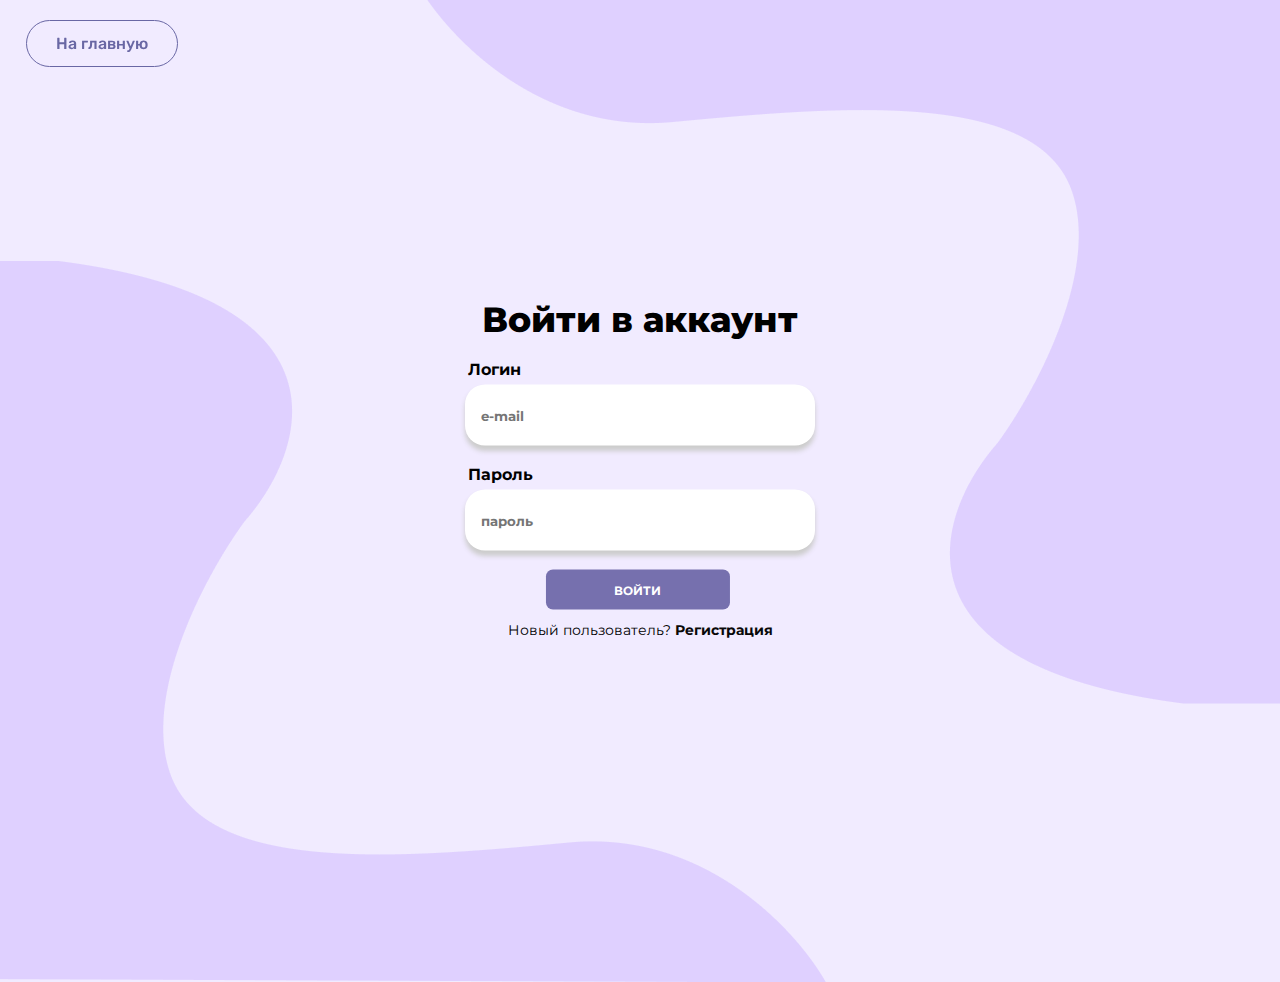
<file: log-in.html>
<!DOCTYPE html>
<html lang="en-ru">
  <head>
    <meta charset="UTF-8" />
    <meta name="viewport" content="width=device-width, initial-scale=1.0" />
    <link rel="stylesheet" href="log-in.css" />
    <title>Войти в аккаунт</title>
  </head>
  <body>
    <button class="to-main-btn" onclick="document.location='index.html'">
      На главную
    </button>
    <div class="login-container">
      <h1>Войти в аккаунт</h1>
      <form action="log-in" method="get">
        <label for="username">Логин</label>
        <input type="text" placeholder="e-mail" required />
        <br />
        <label for="password">Пароль</label>
        <input type="password" placeholder="пароль" required />
        <br />
        <button type="submit" class="submit" onclick="document.location='scedule.html'">Войти</button>
      </form>
      <p class="new-user">Новый пользователь? <a href="registration.html">Регистрация</a></p>
    </div>
    <div class="background">
      <img src="media/log-in-up.png" alt="up-img">
      <img src="media/log-in-down.png" alt="down-img">
    </div>
  </body>
</html>
</file>
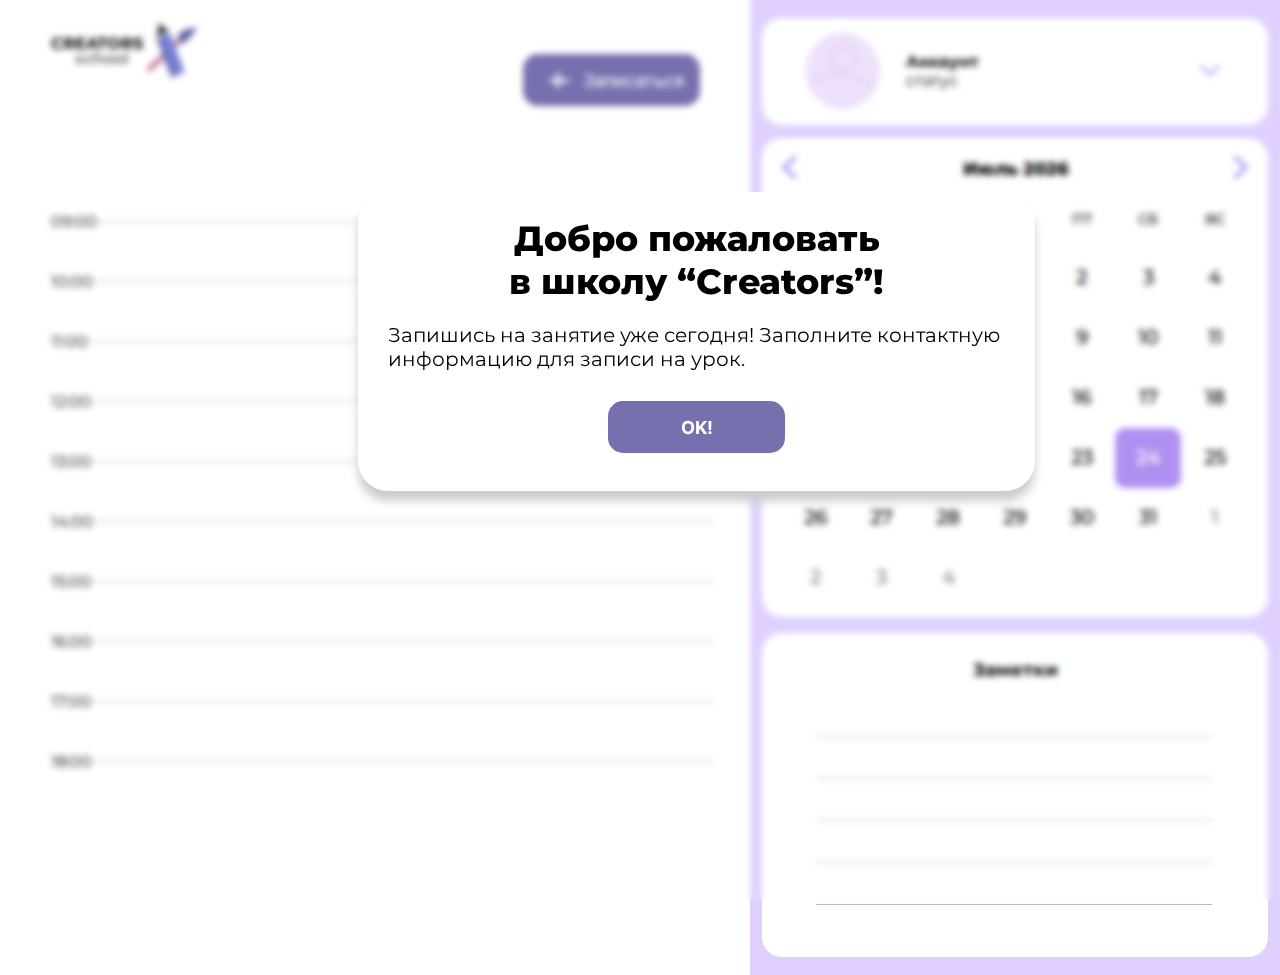
<file: new-user.html>
<!DOCTYPE html>
<html lang="en-ru">
  <head>
    <meta charset="UTF-8" />
    <meta name="viewport" content="width=device-width, initial-scale=1.0" />
    <link rel="stylesheet" href="new-user.css" />
    <title>Расписание</title>
  </head>
  <body>
    <div class="container">
      <main class="main">
        <div class="main-head">
          <a href="index.html" class="to-main">
            <div class="header-top__logo">
              <div class="logo-text">
                <span class="uppercase">Creators</span>
                <span class="school">school</span>
              </div>
              <img src="media/криэйторс 1.svg" alt="creators-logo" />
            </div>
          </a>
          <button class="get-lesson">
            <div class="plus">
              <div class="plus__dash1"></div>
              <div class="plus__dash2"></div>
            </div>
            <span>Записаться</span>
          </button>
        </div>
        <div class="times">
          <div class="times__time">
            <span>09:00</span>
            <div class="long-dash"></div>
          </div>
          <div class="times__time">
            <span>10:00</span>
            <div class="long-dash"></div>
          </div>
          <div class="times__time">
            <span>11:00</span>
            <div class="long-dash"></div>
          </div>
          <div class="times__time">
            <span>12:00</span>
            <div class="long-dash"></div>
          </div>
          <div class="times__time">
            <span>13:00</span>
            <div class="long-dash"></div>
          </div>
          <div class="times__time">
            <span>14:00</span>
            <div class="long-dash"></div>
          </div>
          <div class="times__time">
            <span>15:00</span>
            <div class="long-dash"></div>
          </div>
          <div class="times__time">
            <span>16:00</span>
            <div class="long-dash"></div>
          </div>
          <div class="times__time">
            <span>17:00</span>
            <div class="long-dash"></div>
          </div>
          <div class="times__time">
            <span>18:00</span>
            <div class="long-dash"></div>
          </div>
        </div>
      </main>
      <aside class="aside">
        <div class="account">
          <div class="account__info">
            <img src="media/Group 1269.svg" alt="account-icon" />
            <div class="account__text">
              <span class="bold">Аккаунт</span>
              <span>статус</span>
            </div>
          </div>
          <button class="expand">
            <img src="media/Expand.svg" alt="expand-icon" />
          </button>
        </div>
        <div class="aside-exit">
          <button class="aside-exit__btn" onclick="document.location='log-in.html'">
            <img src="media/home-icon.svg" alt="home-icon" class="aside-exit__img">
            <span class="aside-exit__text">Выйти из аккаунта</span>
          </button>
        </div>
        <div class="calendar">
          <div class="calendar__container">
            <div class="calendar__header">
              <button id="prev">
                <img src="media/angle-left.svg" alt="left-icon" class="left" />
              </button>
              <p class="calendar__current-date"></p>
              <button id="next">
                <img src="media/angle-right.svg" alt="right-icon" class="right" />
              </button>
            </div>
            <div class="calendar__body">
              <ul class="weeks">
                <li>ПН</li>
                <li>ВТ</li>
                <li>СР</li>
                <li>ЧТ</li>
                <li>ПТ</li>
                <li>СБ</li>
                <li>ВС</li>
              </ul>
              <ul class="days">
                
              </ul>
            </div>
          </div>
        </div>
        <div class="notes">
          <h2>Заметки</h2>
          <div class="notes__dash"></div>
          <div class="notes__dash"></div>
          <div class="notes__dash"></div>
          <div class="notes__dash"></div>
          <div class="notes__dash"></div>
        </div>
      </aside>
    </div>
    <section class="modal-open">
      <div class="modal-open__content">
        <h2 class="modal-open__title">
          Добро пожаловать <br />
          в школу “Creators”!
        </h2>
        <p class="modal-open__text">
          Запишись на занятие уже сегодня! Заполните контактную информацию для
          записи на урок.
        </p>
        <button class="modal-open__btn">OK!</button>
      </div>
    </section>
    
    <section class="modal-form">
      <div class="modal-form__content">
        <button class="close__modal-form">X</button>
        <h3 class="modal-form__title">Запись на занятие</h3>
        <form action="" class="modal-form__form">
          <label for="first-name">Имя</label>
          <input type="text" name="first-name" placeholder="Иван" required />
          <label for="last-name">Фамилия</label>
          <input type="text" name="last-name" placeholder="Иванов" required />
          <label for="subject">Дисциплина</label>
          <select name="subject" id="subject-select" required>
            <option value="" class="subject-select__option">
              Выберите из списка
            </option>
            <option value="">FrontEnd</option>
            <option value="">UX Designer</option>
            <option value="">C# Backend</option>
            <option value="">Java Backend</option>
            <option value="">Data scientist</option>
          </select>
          <label for="datetime">Дата и время</label>
          <input
            type="text"
            name="datetime"
            placeholder="Выберите из списка"
            required
          />
          <label for="phone">Телефон</label>
          <input
            type="tel"
            id="phone"
            name="phone"
            placeholder="+375 *******"
            required
          />
          <button type="submit" class="submit-btn">Записаться</button>
        </form>
        <img src="media/Globe-books.svg" alt="modal-form__icon" class="modal-form__icon">
      </div>
    </section>
    <script src="new-user.js"></script>
  </body>
</html>
</file>
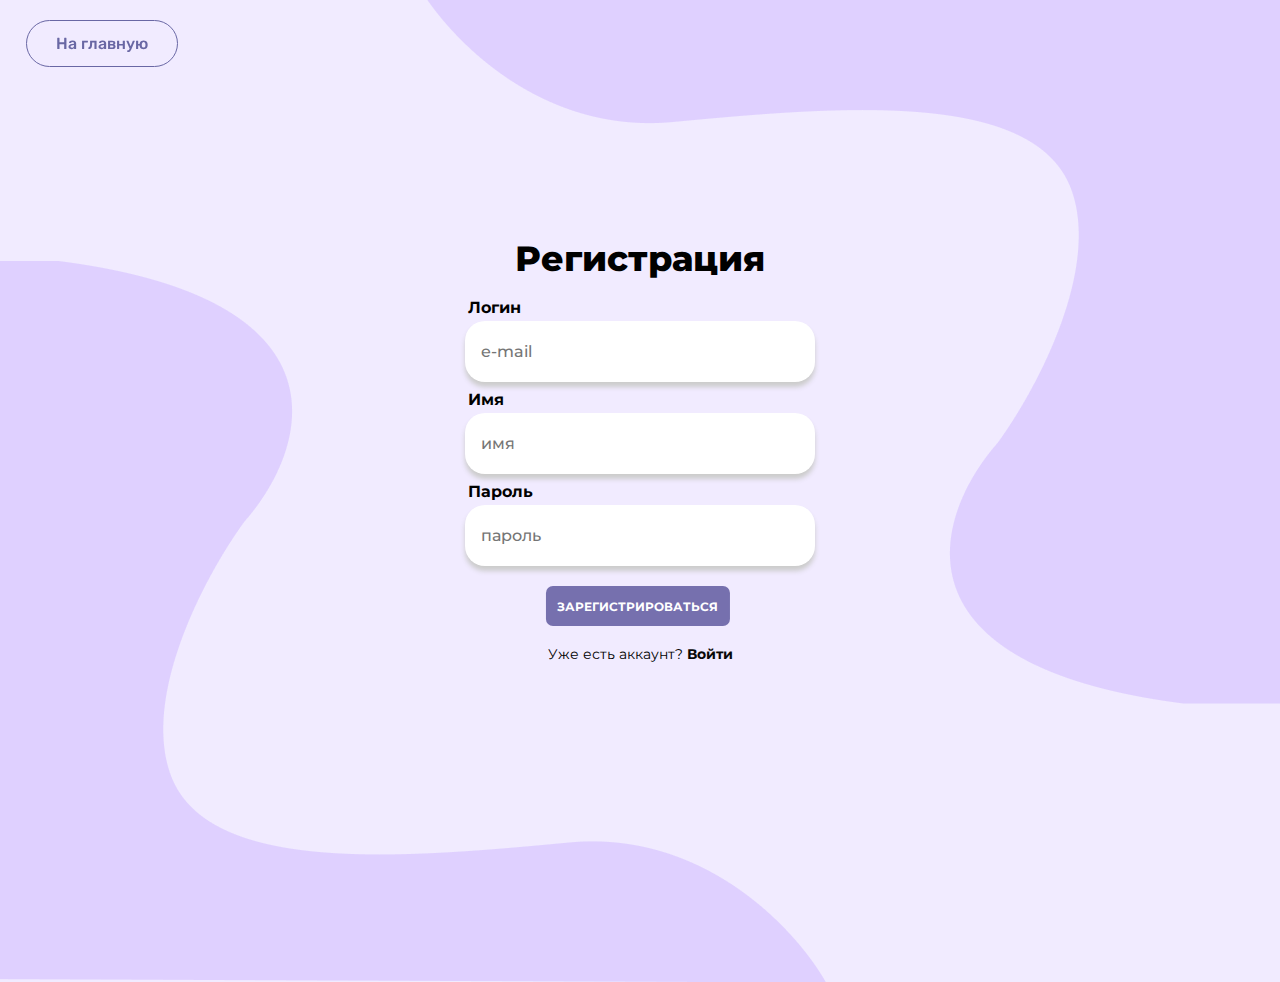
<file: registration.html>
<!DOCTYPE html>
<html lang="en-ru">
<head>
  <meta charset="UTF-8">
  <meta name="viewport" content="width=device-width, initial-scale=1.0">
  <link rel="stylesheet" href="registration.css">
  <title>Регистрация</title>
</head>
<body>
  <button class="to-main-btn" onclick="document.location='index.html'">На главную</button>
  <div class="register">
    <div class="container">
      <h1>Регистрация</h1>
      <form action="registration" method="get" class="registration">
        <label for="e-mail">Логин</label>
        <input type="text" class="e-mail" placeholder="e-mail" required id="e-mail">
        <br>
        <label for="name">Имя</label>
        <input type="text" class="name" required placeholder="имя" id="name">
        <br>
        <label for="password">Пароль</label>
        <input type="password" class="password" placeholder="пароль" required id="password">
        <br>
        <button class="btn-submit" type="submit" onclick="document.location='./new-user.html'">Зарегистрироваться</button>
      </form>
      <p class="already-have">Уже есть аккаунт? <a href="log-in.html">Войти</a></p>
    </div>
    <div class="background">
      <img src="media/log-in-up.png" alt="up-img">
      <img src="media/log-in-down.png" alt="down-img">
    </div>
  </div>
</body>
</html>
</file>
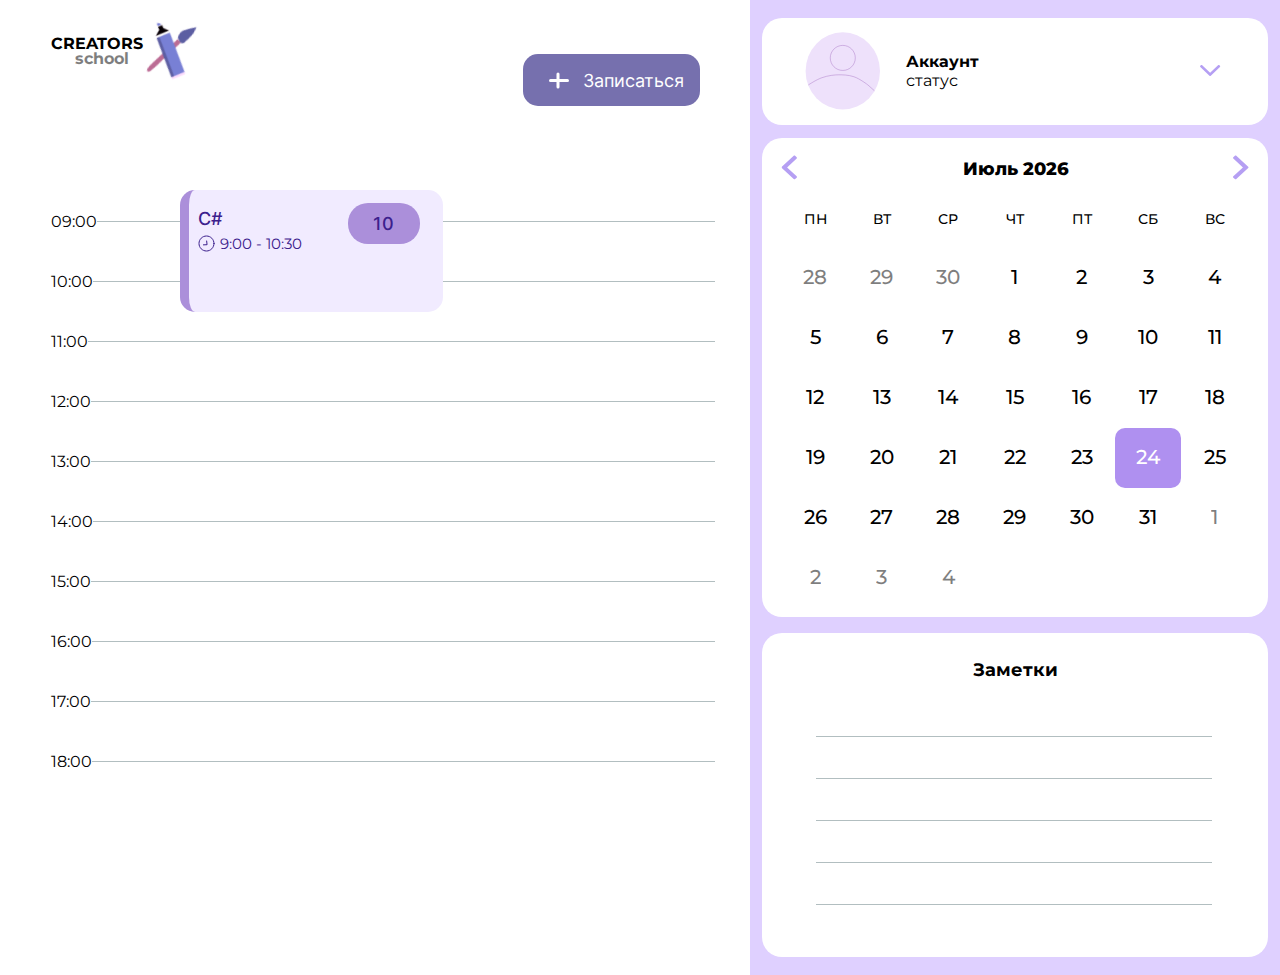
<file: scedule.html>
<!DOCTYPE html>
<html lang="en-ru">
  <head>
    <meta charset="UTF-8" />
    <meta name="viewport" content="width=device-width, initial-scale=1.0" />
    <link rel="stylesheet" href="scedule.css" />
    <title>Расписание</title>
  </head>
  <body>
    <div class="container">
      <main class="main">
        <div class="main-head">
          <a href="index.html" class="to-main">
            <div class="header-top__logo">
              <div class="logo-text">
                <span class="uppercase">Creators</span>
                <span class="school">school</span>
              </div>
              <img src="media/криэйторс 1.svg" alt="creators-logo" />
            </div>
          </a>
          <button class="get-lesson">
            <div class="plus">
              <div class="plus__dash1"></div>
              <div class="plus__dash2"></div>
            </div>
            <span>Записаться</span>
          </button>
        </div>
        <div class="times">
          <div class="times__time">
            <span>09:00</span>
            <div class="long-dash"></div>
          </div>
          <div class="times__time">
            <span>10:00</span>
            <div class="long-dash"></div>
          </div>
          <div class="times__time">
            <span>11:00</span>
            <div class="long-dash"></div>
          </div>
          <div class="times__time">
            <span>12:00</span>
            <div class="long-dash"></div>
          </div>
          <div class="times__time">
            <span>13:00</span>
            <div class="long-dash"></div>
          </div>
          <div class="times__time">
            <span>14:00</span>
            <div class="long-dash"></div>
          </div>
          <div class="times__time">
            <span>15:00</span>
            <div class="long-dash"></div>
          </div>
          <div class="times__time">
            <span>16:00</span>
            <div class="long-dash"></div>
          </div>
          <div class="times__time">
            <span>17:00</span>
            <div class="long-dash"></div>
          </div>
          <div class="times__time">
            <span>18:00</span>
            <div class="long-dash"></div>
          </div>
        </div>
      </main>
      <aside class="aside">
        <div class="account">
          <div class="account__info">
            <img src="media/Group 1269.svg" alt="account-icon" />
            <div class="account__text">
              <span class="bold">Аккаунт</span>
              <span>статус</span>
            </div>
          </div>
          <button class="expand">
            <img src="media/Expand.svg" alt="expand-icon" />
          </button>
        </div>
        <div class="aside-exit">
          <button class="aside-exit__btn" onclick="document.location='log-in.html'">
            <img src="media/home-icon.svg" alt="home-icon" class="aside-exit__img">
            <span class="aside-exit__text">Выйти из аккаунта</span>
          </button>
        </div>
        <div class="calendar">
          <div class="calendar__container">
            <div class="calendar__header">
              <button id="prev">
                <img src="media/angle-left.svg" alt="left-icon" class="left" />
              </button>
              <p class="calendar__current-date"></p>
              <button id="next">
                <img src="media/angle-right.svg" alt="right-icon" class="right" />
              </button>
            </div>
            <div class="calendar__body">
              <ul class="weeks">
                <li>ПН</li>
                <li>ВТ</li>
                <li>СР</li>
                <li>ЧТ</li>
                <li>ПТ</li>
                <li>СБ</li>
                <li>ВС</li>
              </ul>
              <ul class="days">
                
              </ul>
            </div>
          </div>
        </div>
        <div class="notes">
          <h2>Заметки</h2>
          <div class="notes__dash"></div>
          <div class="notes__dash"></div>
          <div class="notes__dash"></div>
          <div class="notes__dash"></div>
          <div class="notes__dash"></div>
        </div>
      </aside>
    </div>
    <section class="card">
      <button class="card__button">
        <span class="lang">C#</span>
        <div class="card__time">
          <img src="media/cloak.svg" alt="clock-icon" />
          <span class="time-text">9:00 - 10:30</span>
        </div>
        <div class="just-ten">
          <span>10</span>
        </div>
      </button>
    </section>
    <section class="modal-lesson">
      <div class="modal-lesson__content">
        <h1>Занятие: C#</h1>
        <div class="modal-lesson__container">
          <div class="modal-lesson__main">
            <div class="modal-lesson__time">
              <img src="media/cloak-icon.svg" alt="cloak2-icon" />
              <span>9:00 - 10:30</span>
            </div>
            <span class="modal-lesson__teacher"
              >Преподаватель: FirstName LastName</span
            >

            <span class="modal-lesson__kommentar">Комментарии:</span>
            <div class="modal-lesson__dashes">
              <div class="modal-lesson__dash"></div>
              <div class="modal-lesson__dash"></div>
              <div class="modal-lesson__dash"></div>
            </div>
          </div>
          <!-- <div class="modal-lesson__aside">
            <span class="modal-lesson__100">100/100</span>
            <div class="modal-lesson__file">
              <img src="" alt="file-icon" />
              <span>д/з.sln</span>
            </div>
          </div> -->
        </div>
      </div>
    </section>

    <section class="modal-form">
      <div class="modal-form__content">
        <button class="close__modal-form">X</button>
        <h3 class="modal-form__title">Запись на занятие</h3>
        <form action="" class="modal-form__form">
          <label for="first-name">Имя</label>
          <input type="text" name="first-name" placeholder="Иван" required />
          <label for="last-name">Фамилия</label>
          <input type="text" name="last-name" placeholder="Иванов" required />
          <label for="subject">Дисциплина</label>
          <select name="subject" id="subject-select" required>
            <option value="" class="subject-select__option">
              Выберите из списка
            </option>
            <option value="">FrontEnd</option>
            <option value="">UX Designer</option>
            <option value="">C# Backend</option>
            <option value="">Java Backend</option>
            <option value="">Data scientist</option>
          </select>
          <label for="datetime">Дата и время</label>
          <input
            type="text"
            name="datetime"
            placeholder="Выберите из списка"
            required
          />
          <label for="phone">Телефон</label>
          <input
            type="tel"
            id="phone"
            name="phone"
            placeholder="+375 *******"
            required
          />
          <button type="submit" class="submit-btn">Записаться</button>
        </form>
        <img
          src="media/Globe-books.svg"
          alt="modal-form__icon"
          class="modal-form__icon"
        />
      </div>
    </section>

    <script src="scedule.js"></script>
  </body>
</html>
</file>
<file: log-in.css>
@font-face {
  font-family: "Monserrat-Bold";
  src: url(font/Montserrat-Bold.ttf);
}

@font-face {
  font-family: "Monserrat-Regular";
  src: url(font/Montserrat-Regular.ttf);
}

@font-face {
  font-family: "Rubik-Bold";
  src: url(font/Rubik-Medium.ttf);
}

@font-face {
  font-family: "Rubik-Regular";
  src: url(font/Rubik-Regular.ttf);
}

@font-face {
  font-family: "Monserrat-ExtraBold";
  src: url(font/Montserrat-ExtraBold.ttf);
}

* {
  margin: 0;
  padding: 0;
  box-sizing: border-box;
}

html,
body {
  font-family: "Monserrat-Regular", system-ui, -apple-system, BlinkMacSystemFont,
    "Segoe UI", Roboto, Oxygen, Ubuntu, Cantarell, "Open Sans", "Helvetica Neue",
    sans-serif;
  background-color: #f1ebff;
  overflow: hidden;
  /* overflow: hidden; */
}

h1,
h2,
h3,
h4 {
  font-family: "Monserrat-ExtraBold";
}

.to-main-btn {
  margin: 20px 26px;
  background: transparent;
  border: 1px solid #6967A4;
  color: #6967A4;
  padding: 13px 29px;
  font-family: "Rubik-Bold";
  border-radius: 50px;
  font-size: 16px;
  cursor: pointer;
  position: fixed;
  z-index: 10;
  transition: 0.2s;
}

.to-main-btn:hover {
  background-color: #6967A4;
  color: #fff;
}

.login-container {
  position: absolute;
  top: 52%;
  left: 50%;
  transform: translate(-50%, -50%);
  z-index: 10;
}

.login-container h1 {
  font-size: 35px;
  text-align: center;
  margin-bottom: 19px;
}

.login-container label {
  font-family: "Monserrat-Bold";
  margin-left: 3px;
}

.login-container input {
  margin-top: 6px;
  width: 350px;
  height: 61px;
  display: block;
  background-color: white;
  border: none;
  border-radius: 20px;
  padding: 0 16px;
  font-family: "Monserrat-Bold";
  box-shadow: 0 5px 5px #ccc;
}

.login-container input:focus {
  outline: #7670ae;
}

.background img[alt="up-img"] {
  position: absolute;
  top: 0;
  right: 0px;
}

.background img[alt="down-img"] {
  position: absolute;
  top: 261px;
  left: 0;
}

@media screen and (max-width: 840px) {

  img[alt="up-img"], img[alt="down-img"] {
    display: none;
  }
  
}

.new-user {
  font-size: 14px;
  text-align: center;
}

button.submit {
  border: none;
  width: 184px;
  height: 40px;
  background-color: #7670ae;
  border-radius: 7px;
  cursor: pointer;
  color: white;
  font-family: "Monserrat-Bold";
  text-transform: uppercase;
  font-size: 12px;
  transform: translate(44%);
  margin-bottom: 11px;
}

.new-user a {
  font-family: "Monserrat-Bold";
  color: #090808;
  text-decoration: none;
}
</file>
<file: new-user.css>
@font-face {
  font-family: "Inter-Regular";
  src: url(font/Inter-Regular.ttf);
}

@font-face {
  font-family: "Inter-Medium";
  src: url(font/Inter-Medium.ttf);
}

@font-face {
  font-family: "Inter-Bold";
  src: url(font/Inter-Bold.ttf);
}

@font-face {
  font-family: "Monserrat-Regular";
  src: url(font/Montserrat-Regular.ttf);
}

@font-face {
  font-family: "Monserrat-Bold";
  src: url(font/Montserrat-Bold.ttf);
}

@font-face {
  font-family: "Monserrat-Medium";
  src: url(font/Montserrat-Medium.ttf);
}

@font-face {
  font-family: "Montserrat-ExtraBold";
  src: url(font/Montserrat-ExtraBold.ttf);
}

* {
  margin: 0;
  padding: 0;
  box-sizing: border-box;
}

html,
body {
  background-color: #dfd0ff;
  font-family: Monserrat-Regular, Arial, Helvetica, sans-serif;
}

h1,
h2,
h3,
h4 {
  font-family: "Monserrat-Bold";
}

ul,
li {
  list-style: none;
}

button {
  border: none;
  background: transparent;
  cursor: pointer;
}

.container {
  display: flex;
  justify-content: space-between;
}

.main {
  background-color: #fff;
  flex-grow: 1;
  max-width: 999px;
  min-width: 450px;
}

.main-head {
  display: flex;
  justify-content: space-between;
}

.to-main {
  color: inherit;
  text-decoration: none;
  transition: 0.2s;
  border-radius: 15px;
}

.to-main:hover {
  transform: scale(1.01);
  box-shadow: 0 0 10px 0px #dfd0ff;
}

.header-top__logo {
  display: flex;
  /* align-items: center; */
  width: 187px;
  margin-left: 51px;
}

.logo-text {
  font-family: "Monserrat-Bold";
  margin-top: 34px;
}

.uppercase {
  text-transform: uppercase;
}

.school {
  opacity: 50%;
  position: relative;
  top: -4px;
  margin-left: 24px;
}

.header-top__logo img[alt="creators-logo"] {
  position: relative;
  left: -38px;
  top: -5px;
}

.get-lesson {
  width: 177px;
  height: 52px;
  background-color: #7670ae;
  color: white;
  font-family: "Inter-Regular";
  font-size: 18px;
  border-radius: 15px;
  margin-top: 54px;
  margin-right: 50px;
  display: flex;
  align-items: center;
  position: relative;
}

.plus {
  position: relative;
  margin: 16px 26px;
}

.plus__dash1 {
  background-color: #fff;
  width: 20px;
  height: 3px;
  border-radius: 3px;
}

.plus__dash2 {
  background-color: #fff;
  width: 16px;
  height: 3px;
  transform: rotate(90deg);
  position: absolute;
  top: 0px;
  left: 1px;
  border-radius: 3px;
}

.get-lesson span {
  position: absolute;
  left: 60px;
}

.times {
  margin-top: 94px;
  margin-left: 51px;
}

.times__time {
  display: flex;
  justify-content: space-between;
  align-items: center;
  margin-bottom: 41px;
}

.long-dash {
  width: 770px;
  height: 1px;
  background-color: #b2bec0;
  margin-right: 35px;
}

.aside {
  width: 530px;
  padding: 18px 12px;
}

aside > div {
  background-color: #fff;
  border-radius: 20px;
}

.account {
  display: flex;
  justify-content: space-between;
  align-items: center;
}

.account__info {
  display: flex;
  align-items: center;
  margin-left: 43px;
  margin-top: 14px;
  margin-bottom: 15px;
}

.account__text {
  margin-left: 26px;
}

.account__text .bold {
  font-family: "Monserrat-Bold";
  display: block;
}

.expand {
  margin-right: 47px;
}

.account {
  margin-bottom: 13px;
}

.aside-exit {
  display: none;
}

.show--exit {
  display: block;
}

.aside-exit__btn {
  height: 70px;
  display: flex;
  align-items: center;
  padding-left: 51px;
  margin-bottom: 10px;
  width: 507px;
  border-radius: 20px;
  transition: 0.2s;
}

.aside-exit__btn:hover {
  background-color: #3c208d;
  transform: scale(1.01);
  color: #fff;
  
}

.aside-exit__btn:hover .aside-exit__text {
  color: #fff;
  opacity: 1;
}

.aside-exit__img {
  margin-right: 10px;
}

/* .aside-exit__img:hover {
  fill: green;
} */

.aside-exit__text {
  font-family: "Monserrat-Medium";
  font-weight: 500;
  opacity: 50%;
  font-size: 16px;
  transition: 0.2s;
}

/*! Calendar  */

.calendar {
  width: 506px;
  height: 479px;
  margin-bottom: 16px;
}

.calendar__header {
  display: flex;
  justify-content: space-between;
  align-items: center;
  margin: 0px 19px;
  padding-top: 10px;
}

.calendar__current-date {
  font-family: "Montserrat-ExtraBold";
  font-size: 18px;
}

.calendar__body {
  padding: 20px;
}

.calendar__body ul {
  display: flex;
  flex-wrap: wrap;
  text-align: center;
}

.calendar__body ul li {
  width: calc(100% / 7);
}

.weeks {
  font-size: 14px;
  font-family: "Monserrat-Medium";
}

.days {
  margin-top: 20px;
}

.days li {
  height: 60px;
  font-family: "Monserrat-Medium";
  font-size: 20px;
  cursor: pointer;
  padding-top: 17px;
  border-radius: 10px;
}

.days li:hover {
  background-color: #eae0ff;
}

.today {
  background-color: #af90f0;
  color: #fff;
}

li.today:hover {
  background-color: #ab8fda;
}

.last-month,
.next-month {
  opacity: 50%;
}


/* ! End Calendar */

.notes {
  height: 324px;
  padding-top: 26px;
}

.notes h2 {
  text-align: center;
  margin-bottom: 55px;
  font-size: 18px;
}

.notes__dash {
  background: #b2bec0;
  width: 396px;
  height: 1px;
  margin-bottom: 41px;
  margin-left: 54px;
  margin-right: 56px;
}

/*? Modal */

.close__modal-form {
  position: absolute;
  top: 40px;
  left: 470px;
  border: 2px solid #7670ae;
  width: 25px;
  height: 25px;
  border-radius: 50%;
  background-color: #7670ae;
  color: #fff;
  font-family: "Monserrat-Bold";
  font-size: 16px;
}

.modal-open {
  display: none;
  position: absolute;
  top: 0;
  left: 0;
  width: 100%;
  height: 100%;
  backdrop-filter: blur(3px);
  z-index: 1;
}

.show-modal {
  display: block;
}

.modal-open__content {
  width: 677px;
  height: 299px;
  background-color: #fff;
  border-radius: 30px;
  position: fixed;
  z-index: 2;
  box-shadow: 0 10px 10px 0 #ccc;
  margin: 15% 28%;
}

.modal-open__title {
  font-family: "Montserrat-ExtraBold";
  font-weight: 700;
  font-size: 35px;
  text-align: center;
  padding-top: 25px;
}

.modal-open__text {
  margin-left: 30px;
  margin-right: 15px;
  font-size: 20px;
  margin-top: 20px;
}

.modal-open__btn {
  margin: 0 auto;
  display: block;
  width: 177px;
  height: 52px;
  background-color: #7670ae;
  color: #fff;
  font-family: "Inter-Bold";
  font-size: 18px;
  border-radius: 15px;
  margin-top: 30px;
  transition: 0.2s;
  border: 2px solid #7670ae;
}

.modal-open__btn:hover {
  background-color: #fff;
  color: #7670ae;
}

/* modal-form */

.modal-form {
  display: none;
  position: relative;
  top: -980px;
  left: 0;
  width: 100%;
  height: 100%;
  backdrop-filter: blur(5px);
  z-index: 3;
}

.modal--show {
  display: block;
}

.modal-form__content {
  margin: 0 30%;
  position: fixed;
  border-radius: 30px;
  z-index: 10;
  width: 511px;
  height: 693px;
  border-radius: 30px;
  background-color: #fff;
  box-shadow: 0 10px 10px 0 #ccc;
}

.modal-form__title {
  font-family: "Montserrat-ExtraBold";
  font-size: 24px;
  text-align: center;
  padding-top: 56px;
}

.modal-form__form {
  margin-top: 15px;
  margin-left: 81px;
  margin-right: 80px;
}

.modal-form__form label,
input,
select {
  display: block;
}

.modal-form__form label {
  font-family: "Monserrat-Bold";
  font-size: 16px;
}

.modal-form__form input,
select {
  margin-top: 4px;
  font-family: "Monserrat-Medium";
  font-size: 16px;
  width: 350px;
  height: 61px;
  background-color: #ededed;
  border-radius: 20px;
  border: none;
  padding-left: 24px;
  appearance: none;
  outline: none;
  margin-bottom: 11px;
}

.subject-select__option {
}

.submit-btn {
  display: block;
  width: 273px;
  height: 40px;
  background-color: #7670ae;
  border-radius: 15px;
  border: 2px solid #7670ae;
  margin: 0 auto;
  color: #fff;
  margin-top: 42px;
  font-family: "Montserrat-ExtraBold";
  font-size: 12px;
  text-transform: uppercase;
  transition: 0.2s;
}

.submit-btn:hover {
  background-color: #fff;
  color: #7670ae;
}

img.modal-form__icon {
  position: relative;
  left: 350px;
  top: -100px;
}
</file>
<file: registration.css>
@font-face {
  font-family: "Monserrat-Bold";
  src: url(font/Montserrat-Bold.ttf);
}

@font-face {
  font-family: "Monserrat-ExtraBold";
  src: url(font/Montserrat-ExtraBold.ttf);
}

@font-face {
  font-family: "Monserrat-Regular";
  src: url(font/Montserrat-Regular.ttf);
}

@font-face {
  font-family: "Monserrat-Medium";
  src: url(font/Montserrat-Medium.ttf);
}

@font-face {
  font-family: "Rubik-Bold";
  src: url(font/Rubik-Medium.ttf);
}

* {
  margin: 0;
  padding: 0;
  box-sizing: border-box;
}

html,
body {
  font-family: "Monserrat-Regular", system-ui, -apple-system, BlinkMacSystemFont,
    "Segoe UI", Roboto, Oxygen, Ubuntu, Cantarell, "Open Sans", "Helvetica Neue",
    sans-serif;
  background-color: #f1ebff;
  overflow: hidden;
  /* overflow: hidden; */
}

.to-main-btn {
  margin: 20px 26px;
  background: transparent;
  border: 1px solid #6967A4;
  color: #6967A4;
  padding: 13px 29px;
  font-family: "Rubik-Bold";
  border-radius: 50px;
  font-size: 16px;
  cursor: pointer;
  position: fixed;
  z-index: 10;
  transition: 0.2s;
}

.to-main-btn:hover {
  background-color: #6967A4;
  color: #fff;
}

.container {
  position: absolute;
  top: 50%;
  left: 50%;
  transform: translate(-50%, -50%);
  z-index: 10;
}

.container h1 {
  font-family: "Monserrat-ExtraBold", Roboto;
  text-align: center;
  font-size: 35px;
  margin-bottom: 18px;
}

form.registration {
  font-family: "Monserrat-Bold"
}

form.registration label {
  margin-left: 3px;
}

form.registration input {
  font-family: "Monserrat-Medium";
  font-size: 16px;
  margin-top: 4px;
  width: 350px;
  height: 61px;
  display: block;
  padding: 22px 16px;
  border: none;
  border-radius: 20px;
  margin-bottom: -11px;
  box-shadow: 0 5px 5px #ccc;
}

form.registration input:focus {
  outline: none;
}

.e-mail {
}
.name {
}
.password {
}

.btn-submit {
  margin-top: 12px;
  border: none;
  text-transform: uppercase;
  cursor: pointer;
  background-color: #7670AE;
  color: white;
  width: 184px;
  height: 40px;
  border-radius: 7px;
  font-family: "Monserrat-Bold", system-ui, -apple-system, BlinkMacSystemFont, 'Segoe UI', Roboto, Oxygen, Ubuntu, Cantarell, 'Open Sans', 'Helvetica Neue', sans-serif;
  font-size: 12px;
  transform: translate(44%);
}

.already-have {
  margin-top: 19px;
  text-align: center;
  font-size: 14px;
}

.already-have a {
  font-family: "Monserrat-Bold", system-ui, -apple-system, BlinkMacSystemFont, 'Segoe UI', Roboto, Oxygen, Ubuntu, Cantarell, 'Open Sans', 'Helvetica Neue', sans-serif;
  color: #090808;
  text-decoration: none;
}

.background {
}

.background img[alt="up-img"] {
  position: absolute;
  top: 0;
  right: 0px;
}

.background img[alt="down-img"] {
  position: absolute;
  top: 261px;
  left: 0;
}

@media screen and (max-width: 840px) {

  img[alt="up-img"], img[alt="down-img"] {
    display: none;
  }
  
}
</file>
<file: scedule.css>
@font-face {
  font-family: "Inter-Regular";
  src: url(font/Inter-Regular.ttf);
}

@font-face {
  font-family: "Inter-Medium";
  src: url(font/Inter-Medium.ttf);
}

@font-face {
  font-family: "Inter-Bold";
  src: url(font/Inter-Bold.ttf);
}

@font-face {
  font-family: "Monserrat-Regular";
  src: url(font/Montserrat-Regular.ttf);
}

@font-face {
  font-family: "Monserrat-Bold";
  src: url(font/Montserrat-Bold.ttf);
}

@font-face {
  font-family: "Monserrat-Medium";
  src: url(font/Montserrat-Medium.ttf);
}

@font-face {
  font-family: "Montserrat-ExtraBold";
  src: url(font/Montserrat-ExtraBold.ttf);
}

* {
  margin: 0;
  padding: 0;
  box-sizing: border-box;
}

html,
body {
  background-color: #dfd0ff;
  font-family: Monserrat-Regular, Arial, Helvetica, sans-serif;
}

h1,
h2,
h3,
h4 {
  font-family: "Monserrat-Bold";
}

ul,
li {
  list-style: none;
}

button {
  border: none;
  background: transparent;
  cursor: pointer;
}

.container {
  display: flex;
  justify-content: space-between;
}

.main {
  background-color: #fff;
  flex-grow: 1;
  max-width: 999px;
  min-width: 450px;
}

.main-head {
  display: flex;
  justify-content: space-between;
}

.to-main {
  color: inherit;
  text-decoration: none;
  transition: 0.2s;
  border-radius: 15px;
}

.to-main:hover {
  transform: scale(1.01);
  box-shadow: 0 0 10px 0px #dfd0ff;
}

.header-top__logo {
  display: flex;
  /* align-items: center; */
  width: 187px;
  margin-left: 51px;
}

.logo-text {
  font-family: "Monserrat-Bold";
  margin-top: 34px;
}

.uppercase {
  text-transform: uppercase;
}

.school {
  opacity: 50%;
  position: relative;
  top: -4px;
  margin-left: 24px;
}

.header-top__logo img[alt="creators-logo"] {
  position: relative;
  left: -38px;
  top: -5px;
}

.get-lesson {
  width: 177px;
  height: 52px;
  background-color: #7670ae;
  color: white;
  font-family: "Inter-Regular";
  font-size: 18px;
  border-radius: 15px;
  margin-top: 54px;
  margin-right: 50px;
  display: flex;
  align-items: center;
  position: relative;
}

.plus {
  position: relative;
  margin: 16px 26px;
}

.plus__dash1 {
  background-color: #fff;
  width: 20px;
  height: 3px;
  border-radius: 3px;
}

.plus__dash2 {
  background-color: #fff;
  width: 16px;
  height: 3px;
  transform: rotate(90deg);
  position: absolute;
  top: 0px;
  left: 1px;
  border-radius: 3px;
}

.get-lesson span {
  position: absolute;
  left: 60px;
}

.times {
  margin-top: 94px;
  margin-left: 51px;
}

.times__time {
  display: flex;
  justify-content: space-between;
  align-items: center;
  margin-bottom: 41px;
}

.long-dash {
  width: 770px;
  height: 1px;
  background-color: #b2bec0;
  margin-right: 35px;
}

.aside {
  width: 530px;
  padding: 18px 12px;
}

aside > div {
  background-color: #fff;
  border-radius: 20px;
}

.account {
  display: flex;
  justify-content: space-between;
  align-items: center;
}

.account__info {
  display: flex;
  align-items: center;
  margin-left: 43px;
  margin-top: 14px;
  margin-bottom: 15px;
}

.account__text {
  margin-left: 26px;
}

.account__text .bold {
  font-family: "Monserrat-Bold";
  display: block;
}

.expand {
  margin-right: 47px;
}

.account {
  margin-bottom: 13px;
}

.aside-exit {
  display: none;
}

.show--exit {
  display: block;
}

.aside-exit__btn {
  height: 70px;
  display: flex;
  align-items: center;
  padding-left: 51px;
  margin-bottom: 10px;
  width: 507px;
  border-radius: 20px;
  transition: 0.2s;
}

.aside-exit__btn:hover {
  background-color: #3c208d;
  transform: scale(1.01);
  color: #fff;
}

.aside-exit__btn:hover .aside-exit__text {
  color: #fff;
  opacity: 1;
}

.aside-exit__img {
  margin-right: 10px;
}

/* .aside-exit__img:hover {
  fill: green;
} */

.aside-exit__text {
  font-family: "Monserrat-Medium";
  font-weight: 500;
  opacity: 50%;
  font-size: 16px;
  transition: 0.2s;
}

/*! CALENDAR  */

.calendar {
  width: 506px;
  height: 479px;
  margin-bottom: 16px;
}

.calendar__header {
  display: flex;
  justify-content: space-between;
  align-items: center;
  margin: 0px 19px;
  padding-top: 10px;
}

.calendar__current-date {
  font-family: "Montserrat-ExtraBold";
  font-size: 18px;
}

.calendar__body {
  padding: 20px;
}

.calendar__body ul {
  display: flex;
  flex-wrap: wrap;
  text-align: center;
}

.calendar__body ul li {
  width: calc(100% / 7);
}

.weeks {
  font-size: 14px;
  font-family: "Monserrat-Medium";
}

.days {
  margin-top: 20px;
}

.days li {
  height: 60px;
  font-family: "Monserrat-Medium";
  font-size: 20px;
  cursor: pointer;
  padding-top: 17px;
  border-radius: 10px;
}

.days li:hover {
  background-color: #eae0ff;
}

.today {
  background-color: #af90f0;
  color: #fff;
}

li.today:hover {
  background-color: #ab8fda;
}

.last-month,
.next-month {
  opacity: 50%;
}

/* ! END CALENDAR */

.notes {
  height: 324px;
  padding-top: 26px;
}

.notes h2 {
  text-align: center;
  margin-bottom: 55px;
  font-size: 18px;
}

.notes__dash {
  background: #b2bec0;
  width: 396px;
  height: 1px;
  margin-bottom: 41px;
  margin-left: 54px;
  margin-right: 56px;
}

.card {
  width: 263px;
  height: 122px;
  border-radius: 15px;
  background-color: #f1ebff;
  border-left: 9px solid #ab8fda;
  position: absolute;
  top: 190px;
  left: 180px;
  transition: 0.2s;
}

.card__button {
  cursor: pointer;
  /* background-color: red; */
  width: 100%;
  height: 100%;
  border-left: none;
  font-family: inherit;
  color: #3c208d;
  text-align: left;
  /* vertical-align: top; */
  padding: 0 0 0 9px;
}

.card:hover {
  transform: scale(1.01);
}

.lang {
  font-family: "Inter-Medium";
  font-size: 18px;
}

.card__time {
  margin-top: 5px;
  font-size: 15px;
  display: flex;
  align-items: center;
  gap: 5px;
}

.just-ten {
  width: 72px;
  height: 41px;
  background-color: #ab8fda;
  border-radius: 20px;
  font-size: 18px;
  font-family: "Inter-Medium";
  position: relative;
  top: -50px;
  left: 150px;
}

.just-ten span {
  position: absolute;
  top: 24%;
  left: 35%;
}

/** Modal */

.modal-lesson {
  display: none;
  position: absolute;
  top: 0;
  left: 0;
  width: 100%;
  height: 100%;
  backdrop-filter: blur(3px);
  z-index: 2;
}

.modal-lesson__content {
  width: 701px;
  height: 404px;
  background-color: #fff;
  border-radius: 64px;
  padding: 50px;
  margin: 10% 27%;
  position: fixed;
  z-index: 10;
  box-shadow: 0 10px 10px 5px #ccc;
}

.show__modal-lesson {
  display: block;
}

.modal-lesson h1 {
  text-align: center;
  font-family: "Monserrat-Bold";
  color: #1e2028;
  font-size: 35px;
}

.modal-lesson__main {
  margin-top: 51px;
  margin-left: 81px;
}

.modal-lesson__time {
  display: flex;
  align-items: center;
  margin-left: -47px;
}

.modal-lesson__time span {
  margin-left: 10px;
  font-family: "Inter-Bold";
  font-weight: 700;
  font-size: 20px;
  color: #ab8fda;
}

.modal-lesson__teacher {
  display: block;
  margin-top: 4px;
  font-family: "Inter-Medium";
  font-size: 20px;
  letter-spacing: 0.1px;
}

.modal-lesson__kommentar {
  margin-top: 6px;
  font-family: "Inter-Medium";
  display: block;
  font-size: 20px;
  letter-spacing: 0.1px;
}

.modal-lesson__dashes {
  margin-top: 25px;
}

.modal-lesson__dash {
  background-color: #b2bec0;
  width: 513px;
  height: 1px;
  margin-bottom: 41px;
}

/*  */

.close__modal-form {
  position: absolute;
  top: 40px;
  left: 470px;
  border: 2px solid #7670ae;
  width: 25px;
  height: 25px;
  border-radius: 50%;
  background-color: #7670ae;
  color: #fff;
  font-family: "Monserrat-Bold";
  font-size: 16px;
}

.modal-open {
  display: none;
  position: absolute;
  top: 0;
  left: 0;
  width: 100%;
  height: 100%;
  backdrop-filter: blur(3px);
  z-index: 1;
}

.show-modal {
  display: block;
}

.modal-open__content {
  width: 677px;
  height: 299px;
  background-color: #fff;
  border-radius: 30px;
  position: fixed;
  z-index: 2;
  box-shadow: 0 10px 10px 0 #ccc;
  margin: 15% 28%;
}

.modal-open__title {
  font-family: "Montserrat-ExtraBold";
  font-weight: 700;
  font-size: 35px;
  text-align: center;
  padding-top: 25px;
}

.modal-open__text {
  margin-left: 30px;
  margin-right: 15px;
  font-size: 20px;
  margin-top: 20px;
}

.modal-open__btn {
  margin: 0 auto;
  display: block;
  width: 177px;
  height: 52px;
  background-color: #7670ae;
  color: #fff;
  font-family: "Inter-Bold";
  font-size: 18px;
  border-radius: 15px;
  margin-top: 30px;
  transition: 0.2s;
  border: 2px solid #7670ae;
}

.modal-open__btn:hover {
  background-color: #fff;
  color: #7670ae;
}

/* modal-form */

.modal-form {
  display: none;
  position: relative;
  top: -980px;
  left: 0;
  width: 100%;
  height: 100%;
  backdrop-filter: blur(5px);
  z-index: 3;
}

.modal--show {
  display: block;
}

.modal-form__content {
  margin: 0 30%;
  position: fixed;
  border-radius: 30px;
  z-index: 10;
  width: 511px;
  height: 693px;
  border-radius: 30px;
  background-color: #fff;
  box-shadow: 0 10px 10px 0 #ccc;
}

.modal-form__title {
  font-family: "Montserrat-ExtraBold";
  font-size: 24px;
  text-align: center;
  padding-top: 56px;
}

.modal-form__form {
  margin-top: 15px;
  margin-left: 81px;
  margin-right: 80px;
}

.modal-form__form label,
input,
select {
  display: block;
}

.modal-form__form label {
  font-family: "Monserrat-Bold";
  font-size: 16px;
}

.modal-form__form input,
select {
  margin-top: 4px;
  font-family: "Monserrat-Medium";
  font-size: 16px;
  width: 350px;
  height: 61px;
  background-color: #ededed;
  border-radius: 20px;
  border: none;
  padding-left: 24px;
  appearance: none;
  outline: none;
  margin-bottom: 11px;
}

.subject-select__option {
}

.submit-btn {
  display: block;
  width: 273px;
  height: 40px;
  background-color: #7670ae;
  border-radius: 15px;
  border: 2px solid #7670ae;
  margin: 0 auto;
  color: #fff;
  margin-top: 42px;
  font-family: "Montserrat-ExtraBold";
  font-size: 12px;
  text-transform: uppercase;
  transition: 0.2s;
}

.submit-btn:hover {
  background-color: #fff;
  color: #7670ae;
}

img.modal-form__icon {
  position: relative;
  left: 350px;
  top: -100px;
}
</file>
